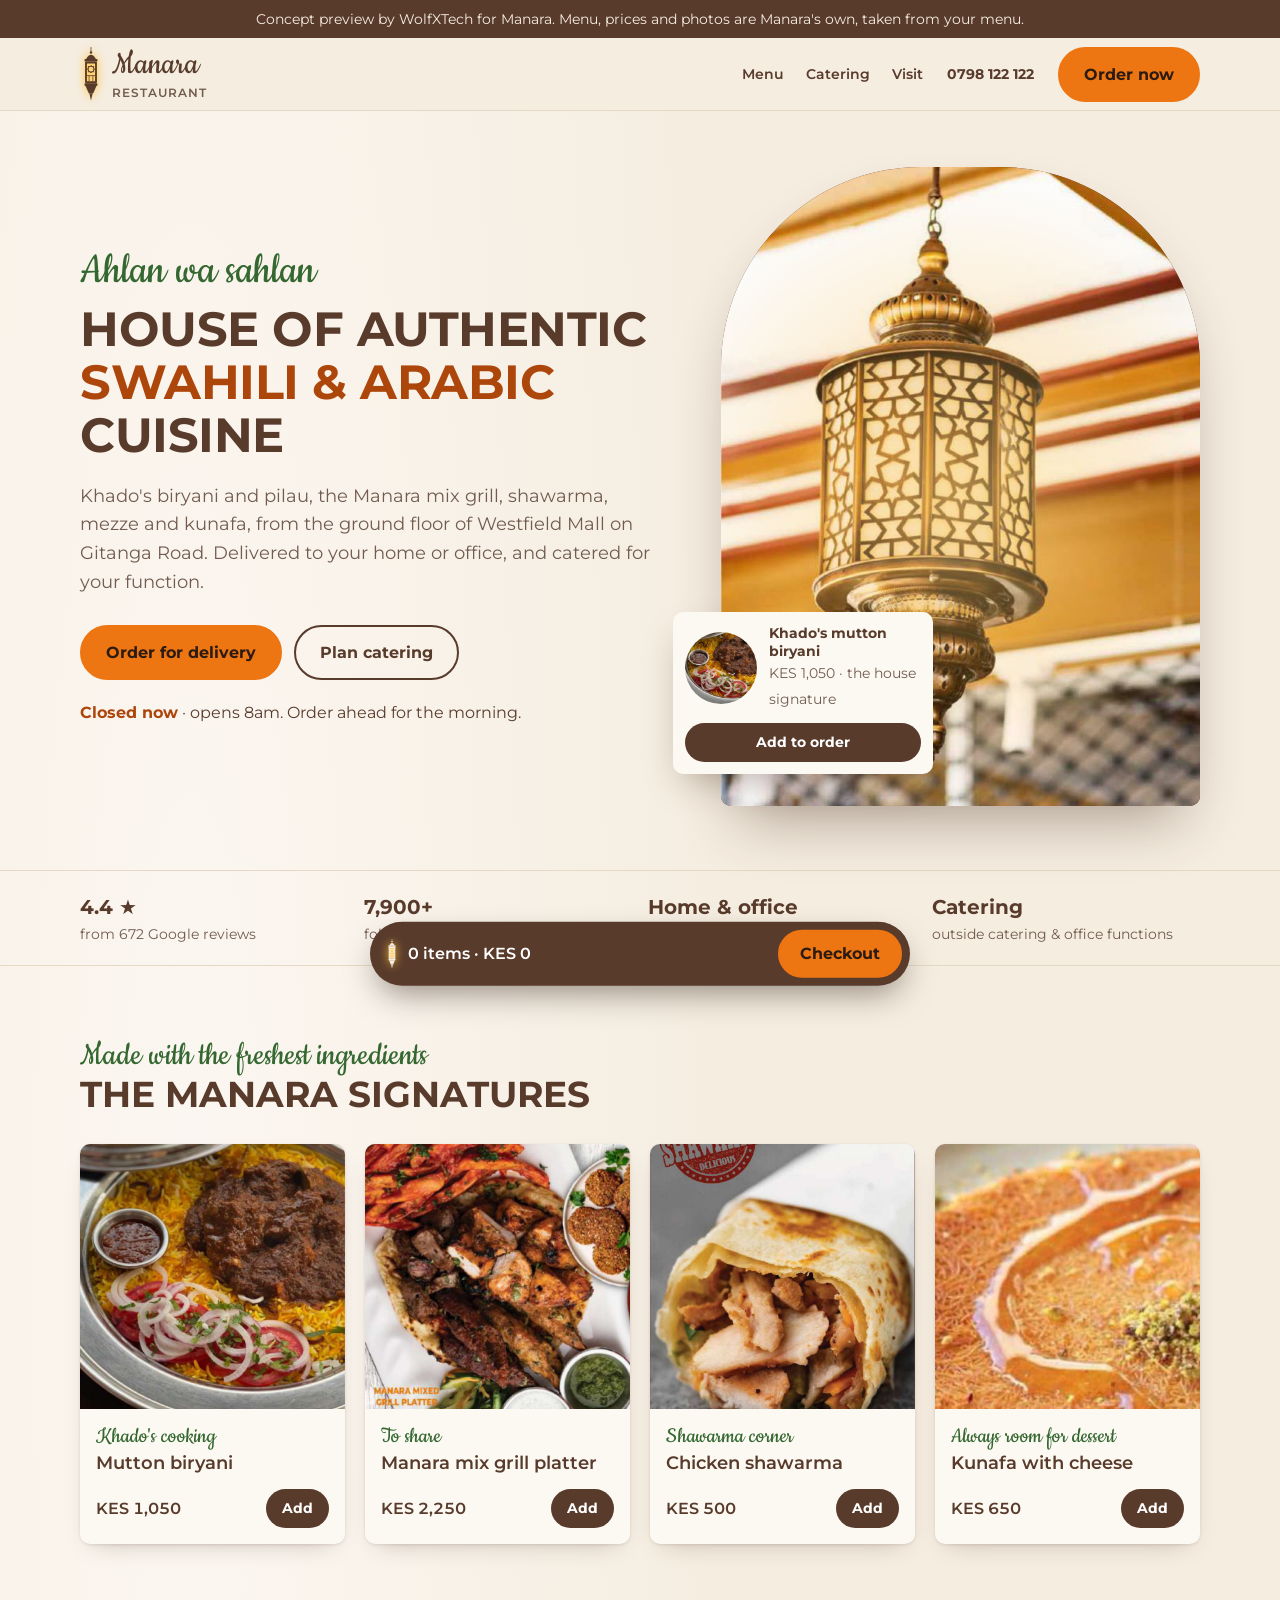
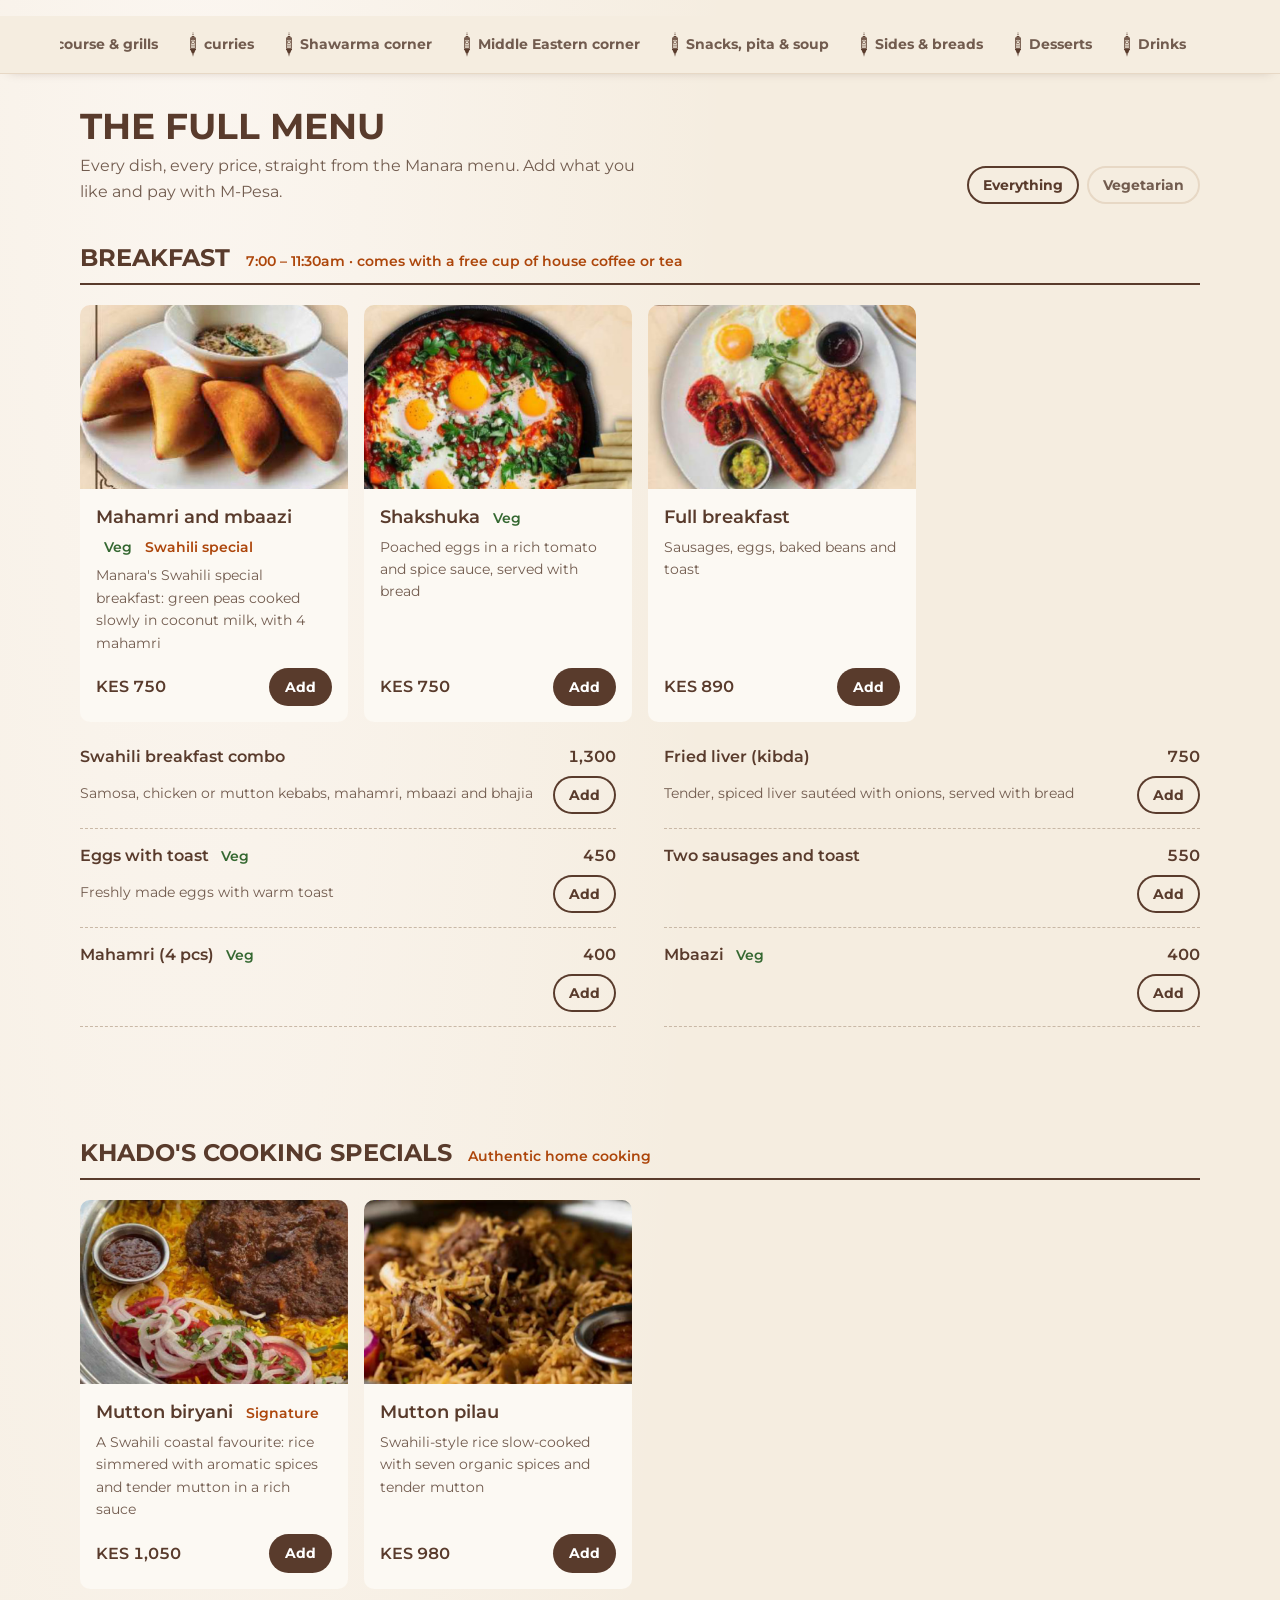
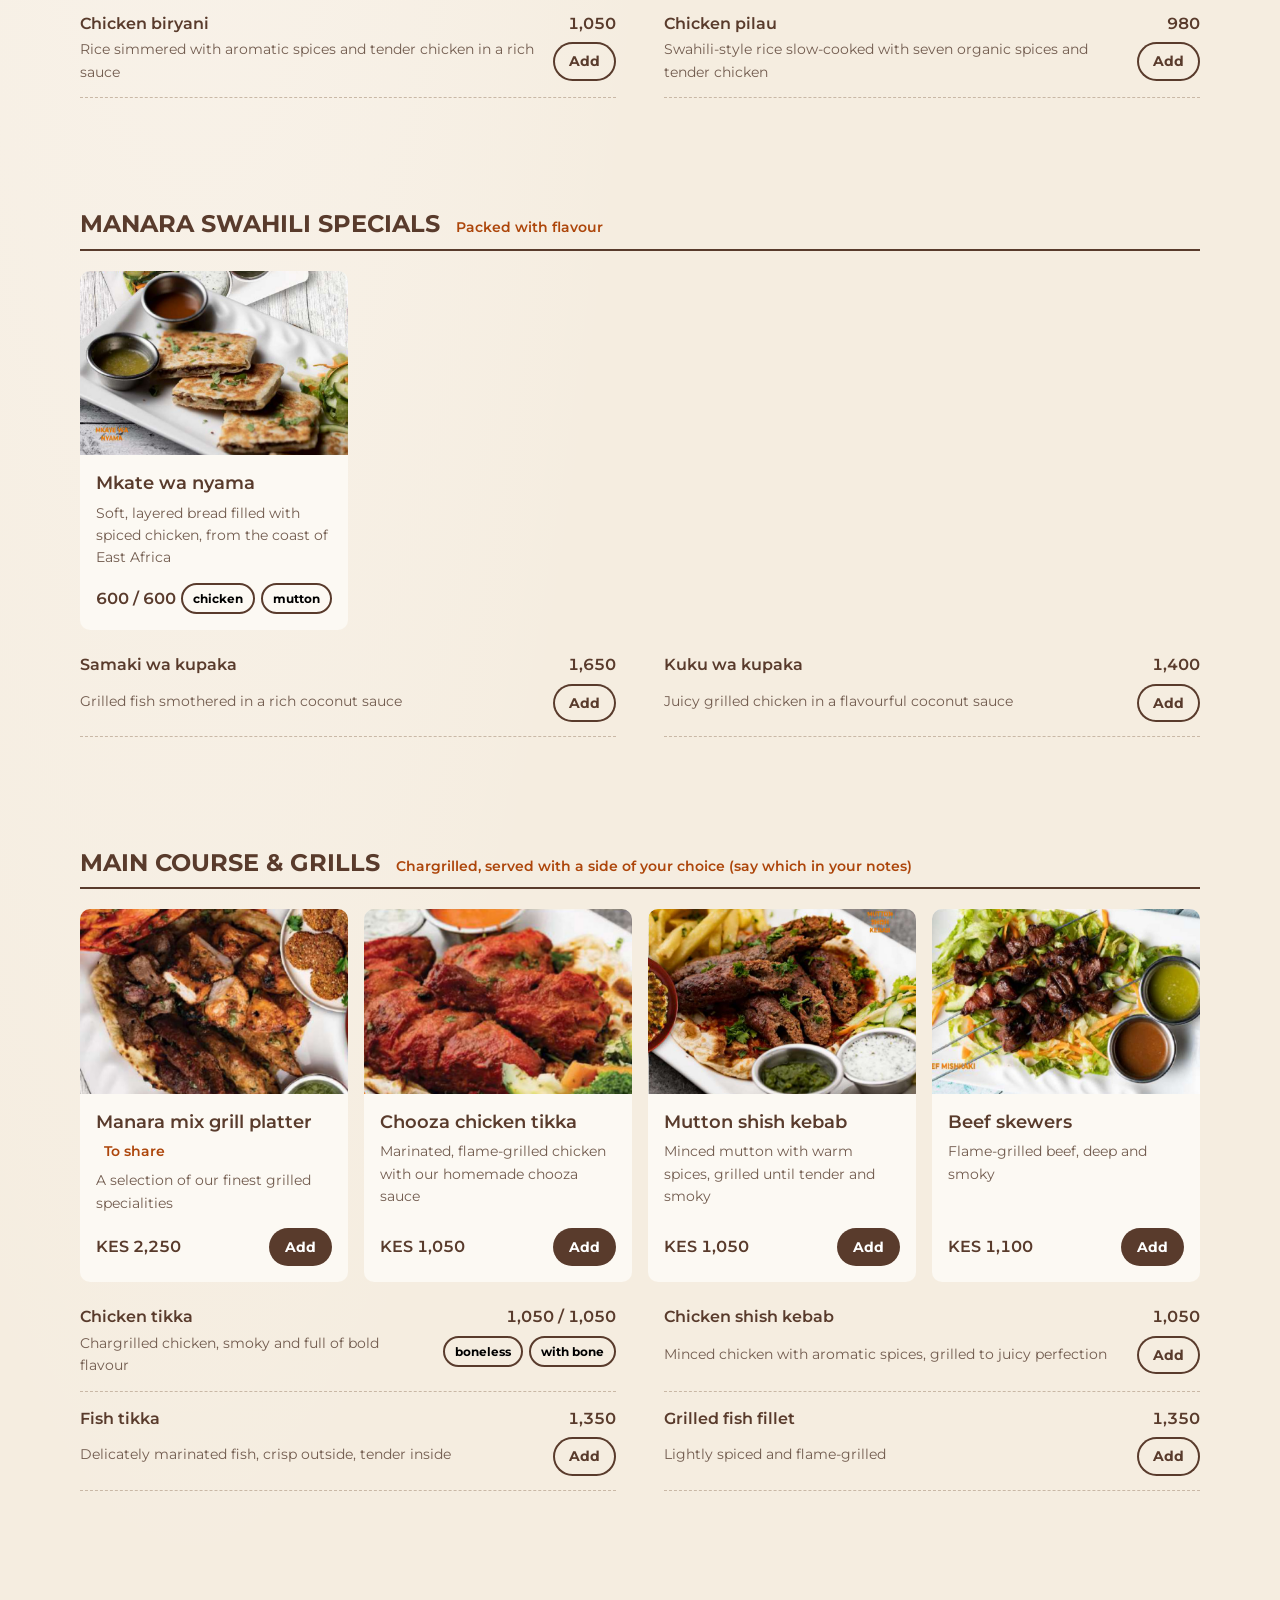
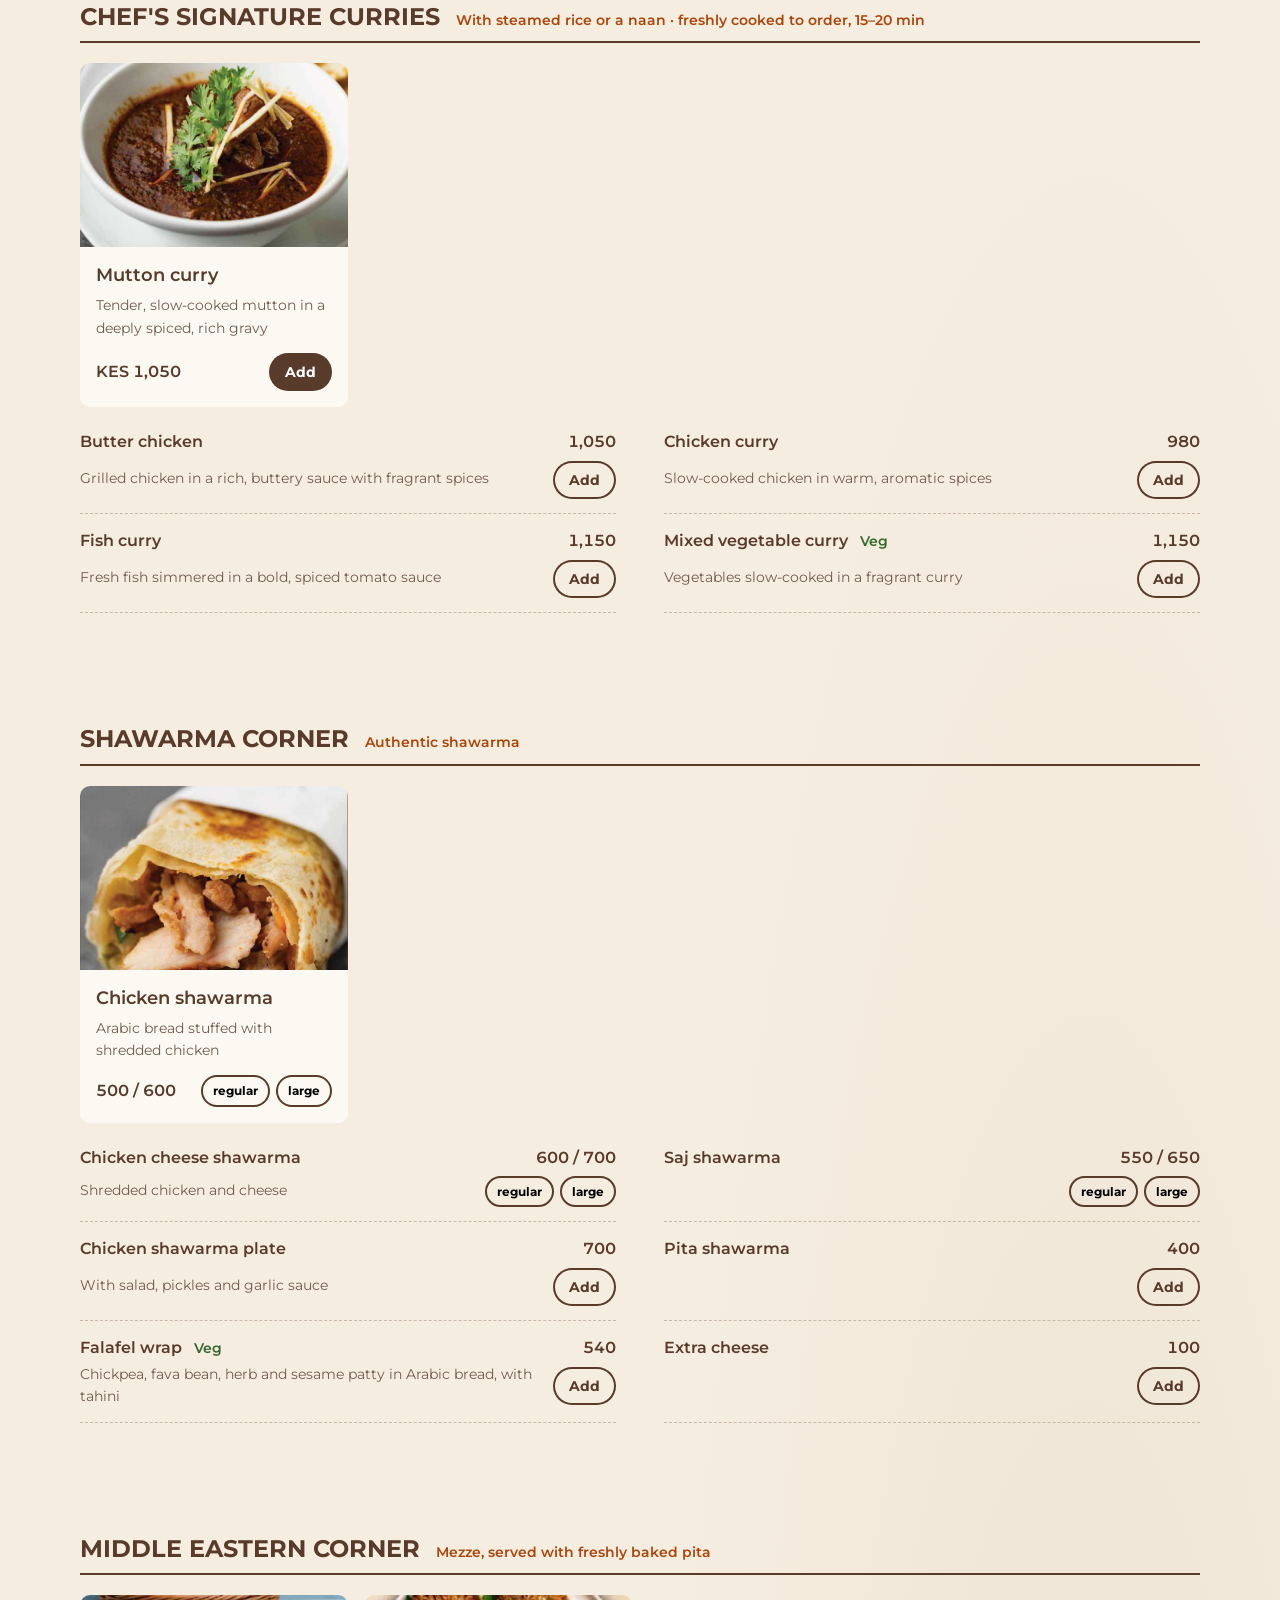
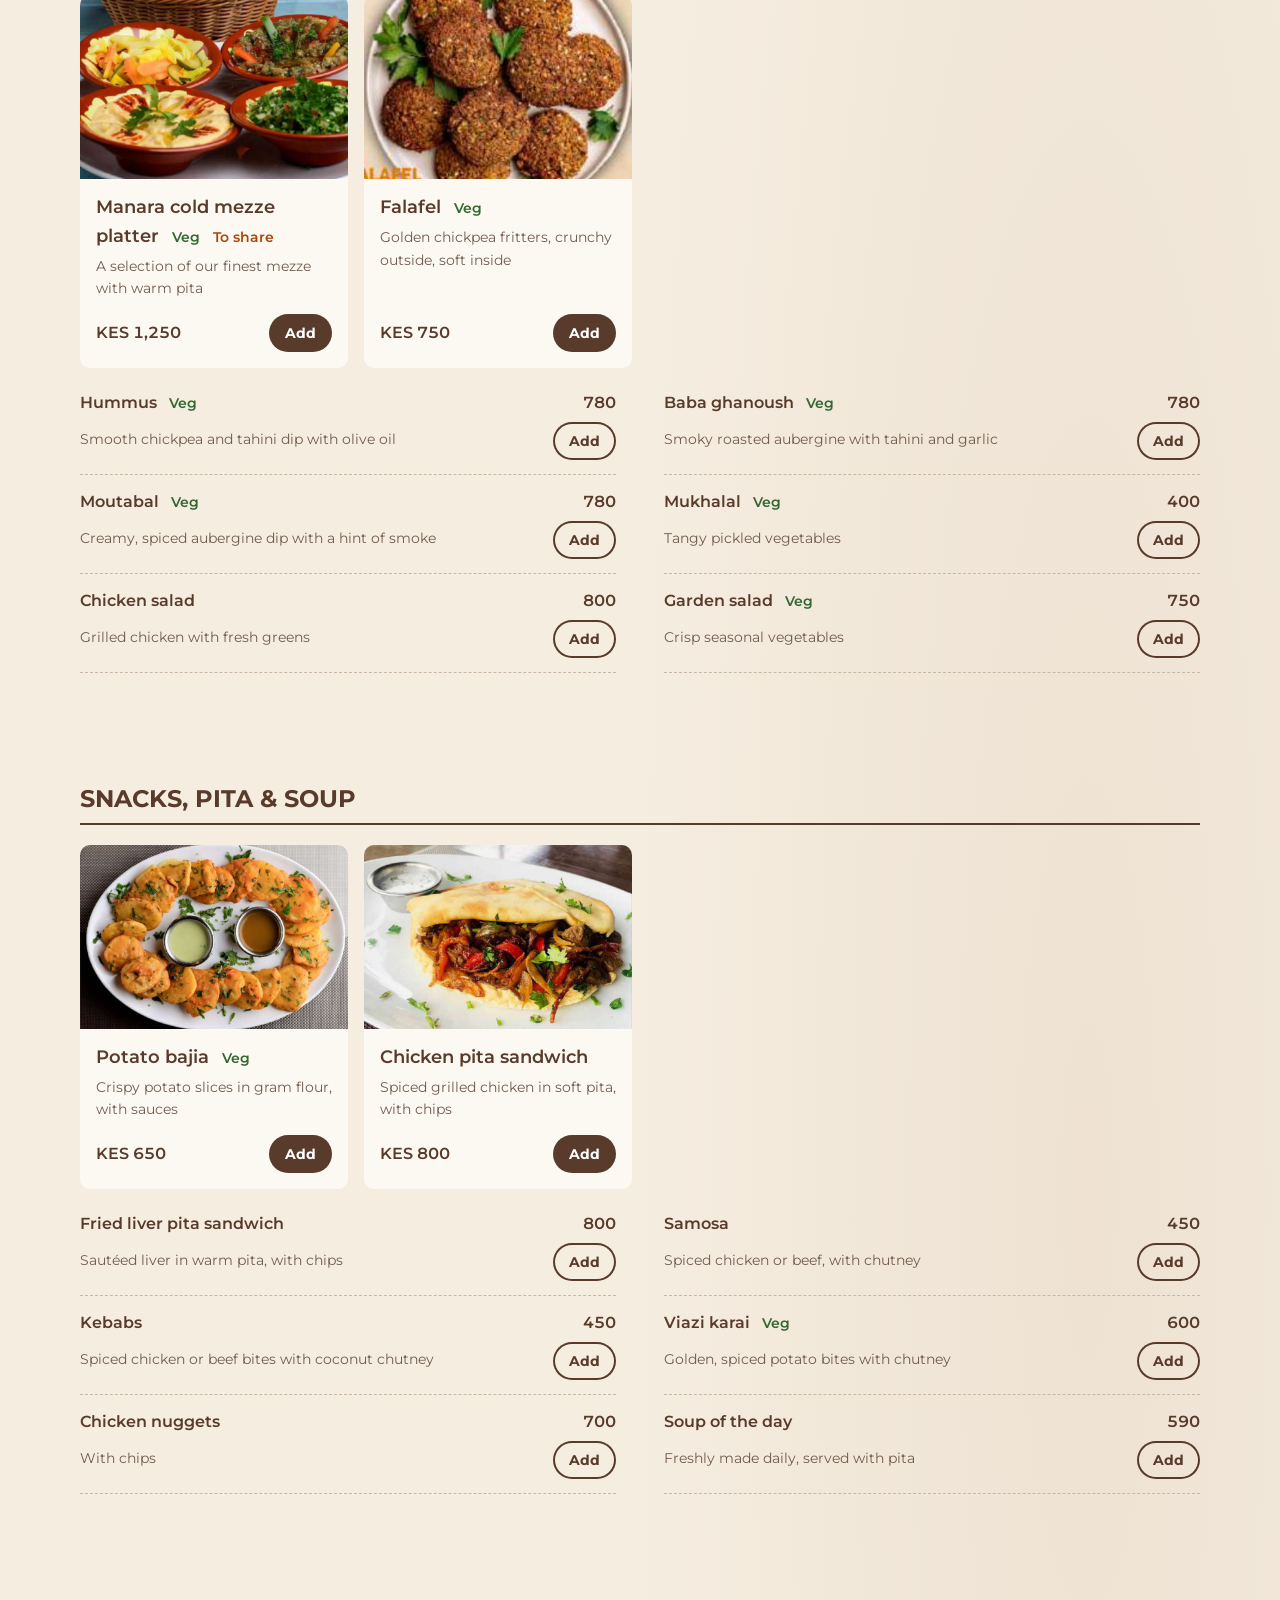
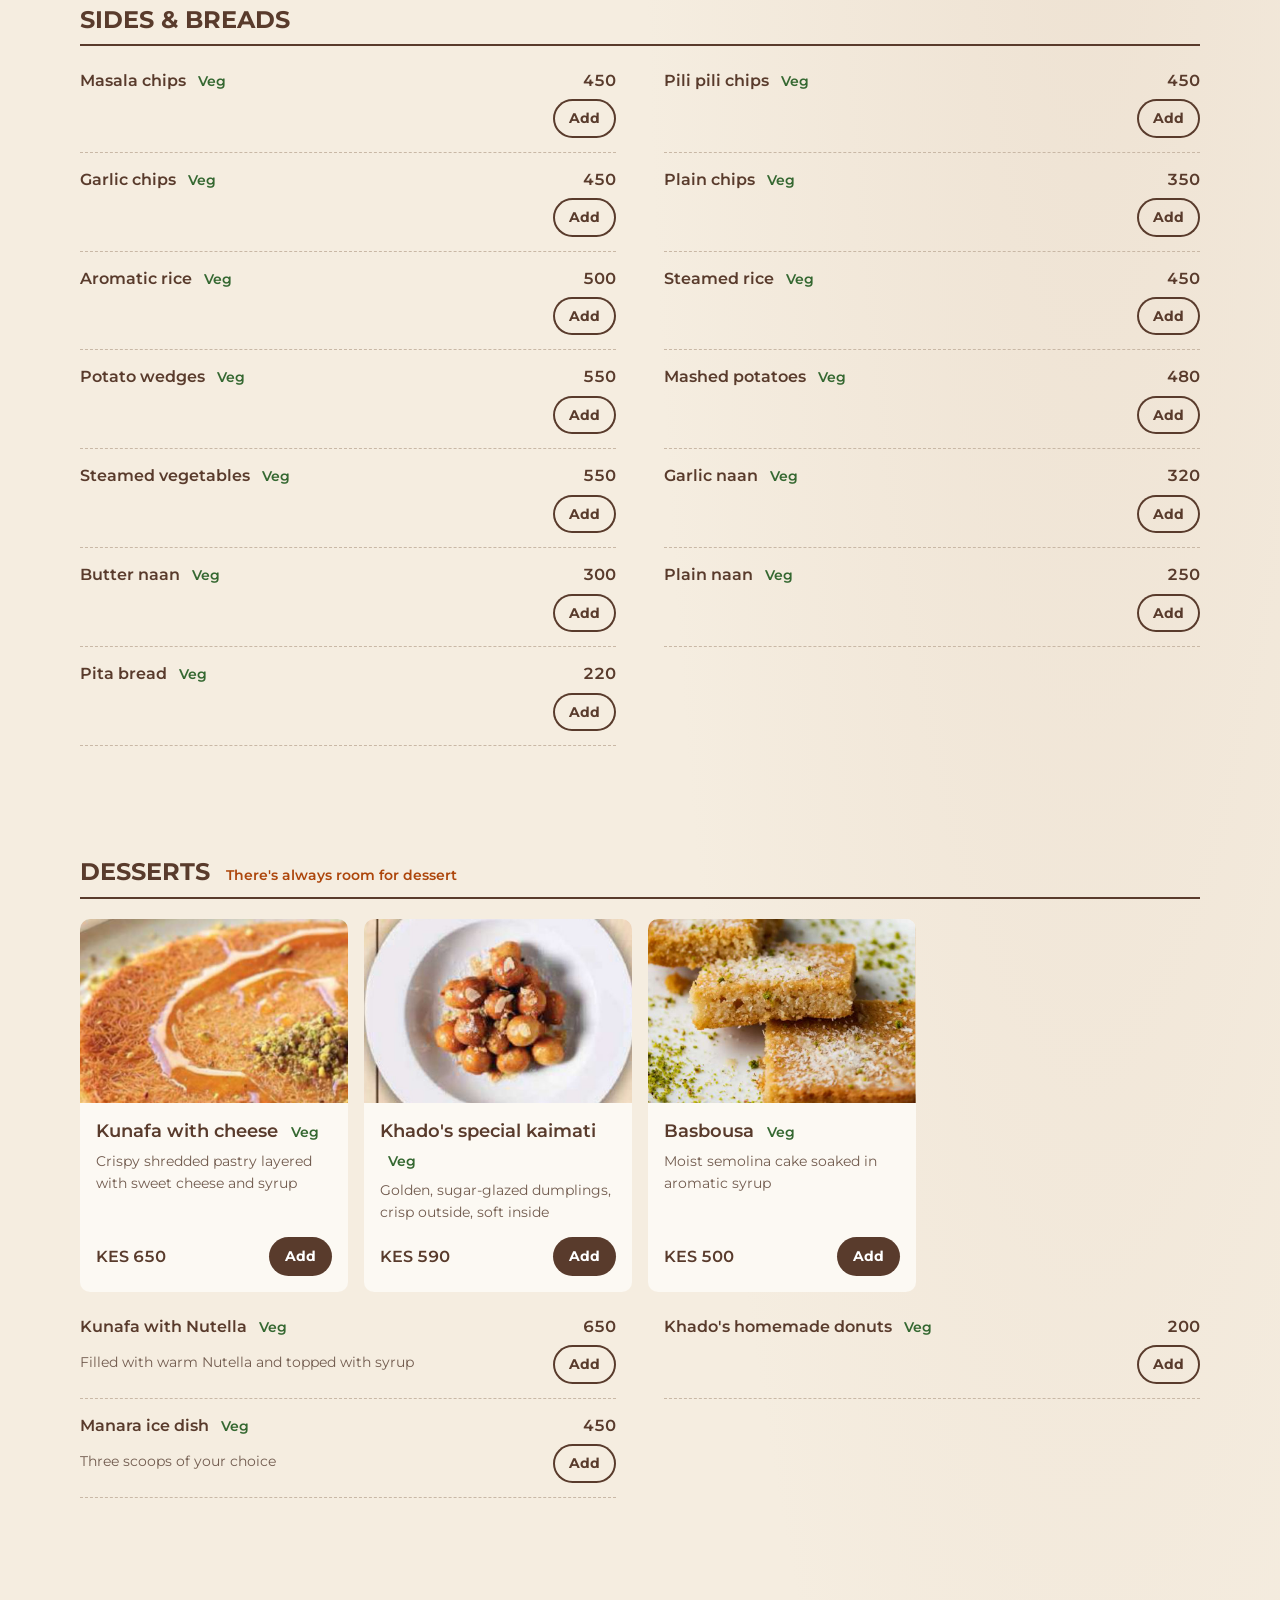
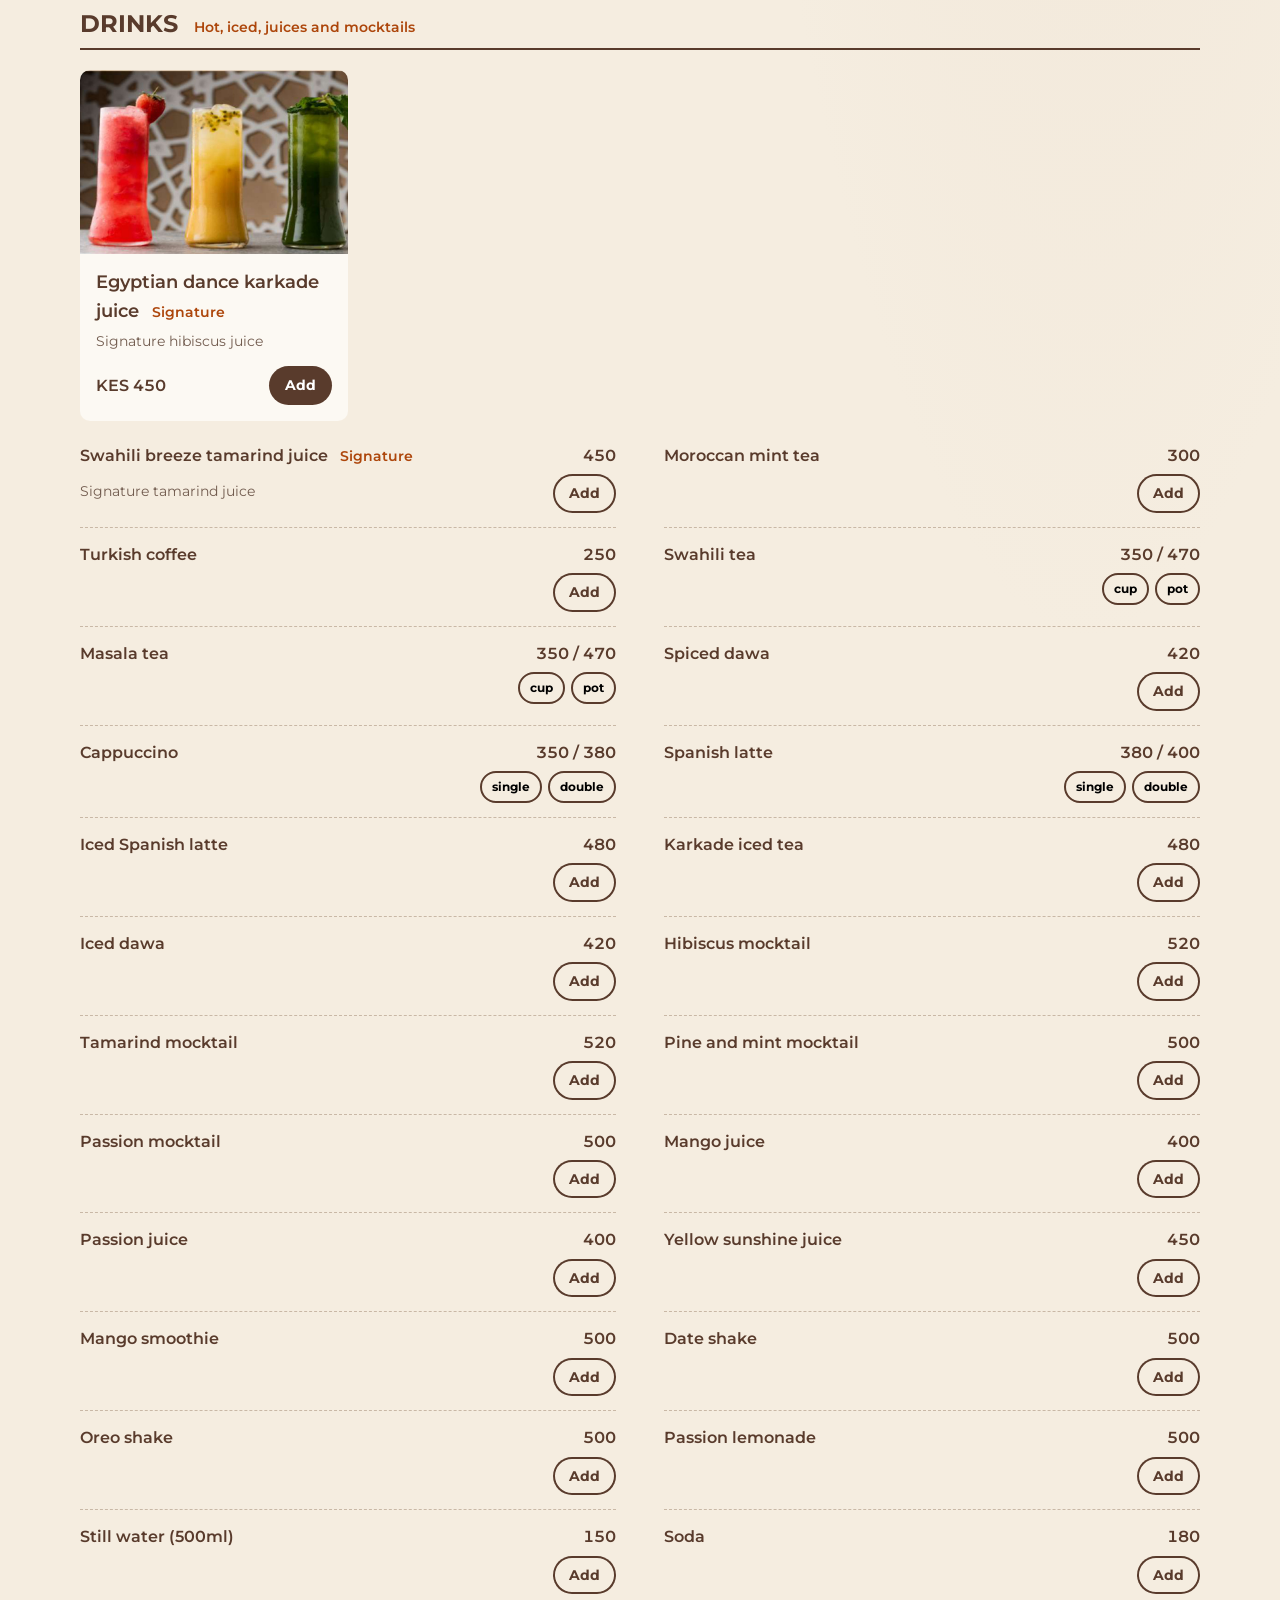
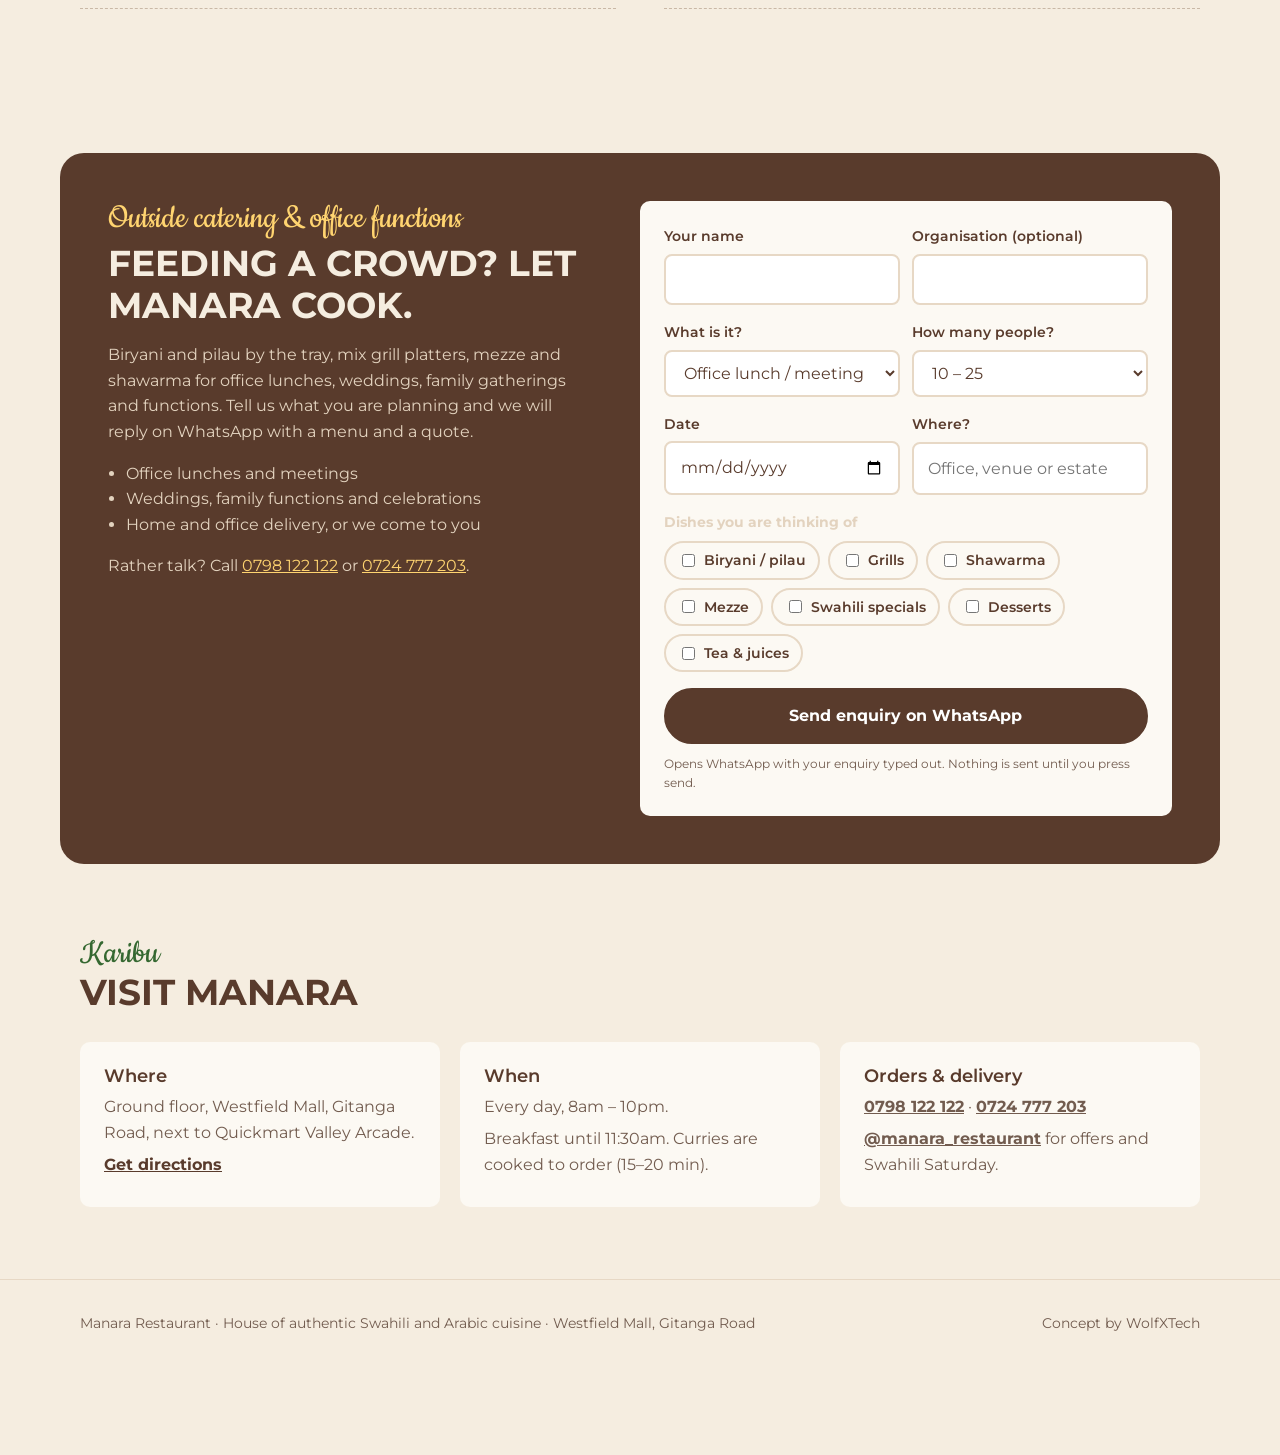
<file: index.html>
<!doctype html>
<html lang="en">
<head>
<meta name="robots" content="noindex, nofollow">
<meta charset="utf-8"><meta name="viewport" content="width=device-width, initial-scale=1">
<title>Manara Restaurant | Authentic Swahili &amp; Arabic Food, Westfield Mall, Gitanga Road</title>
<meta name="description" content="House of authentic Swahili and Arabic cuisine: biryani and pilau, mix grill platters, shawarma, mezze, kunafa and Swahili tea. Ground floor, Westfield Mall, Gitanga Road, Nairobi. Home and office delivery, catering and office functions. Order online with M-Pesa.">
<meta name="theme-color" content="#5a3a2a">
<link rel="preconnect" href="https://fonts.googleapis.com"><link rel="preconnect" href="https://fonts.gstatic.com" crossorigin>
<link href="https://fonts.googleapis.com/css2?family=Cookie&family=Montserrat:wght@500;600;700;800&display=swap" rel="stylesheet">
<link rel="stylesheet" href="lantern.css?v=2">
<script type="application/ld+json">{"@context":"https://schema.org","@type":"Restaurant","name":"Manara Restaurant","slogan":"House of authentic Swahili and Arabic cuisine","servesCuisine":["Swahili","Arabic","Middle Eastern"],"telephone":"+254798122122","address":{"@type":"PostalAddress","streetAddress":"Ground floor, Westfield Mall, Gitanga Road","addressLocality":"Nairobi","addressCountry":"KE"},"openingHours":"Mo-Su 08:00-22:00","aggregateRating":{"@type":"AggregateRating","ratingValue":4.4,"reviewCount":672},"sameAs":["https://www.instagram.com/manara_restaurant/","https://www.facebook.com/manararestaurantkenya"]}</script>
</head>
<body>
<svg width="0" height="0" style="position:absolute" aria-hidden="true">
  <!-- Manara's brass lantern, redrawn as a vector from their logo. The window colour is --win, so it can light up. -->
  <symbol id="lamp" viewBox="0 0 40 100">
    <g fill="currentColor">
      <rect x="19.3" y="0" width="1.4" height="9"/><circle cx="20" cy="10" r="2.3"/>
      <path d="M11 22 Q20 7 29 22 Z"/><rect x="8" y="22" width="24" height="5" rx="1.5"/>
      <rect x="9" y="27" width="22" height="40" rx="1.5"/>
      <rect x="8" y="67" width="24" height="5" rx="1.5"/>
      <path d="M10 72 H30 L24 86 H16 Z"/><path d="M17 86 H23 L20 99 Z"/>
    </g>
    <rect x="12.5" y="30.5" width="15" height="33" rx="1" fill="var(--win)"/>
    <g fill="none" stroke="currentColor" stroke-width="1.4">
      <rect x="15" y="36" width="10" height="10"/><rect x="15" y="36" width="10" height="10" transform="rotate(45 20 41)"/>
      <path d="M12.5 53 H27.5 M16.5 53 V63.5 M23.5 53 V63.5"/>
    </g>
  </symbol>
</svg>
<div class="concept">Concept preview by WolfXTech for Manara. Menu, prices and photos are Manara's own, taken from your menu.</div>

<header class="top"><div class="wrap">
  <a class="brand" href="#top" aria-label="Manara Restaurant, home"><svg class="lantern lit" aria-hidden="true"><use href="#lamp"/></svg><span><b>Manara</b><small>Restaurant</small></span></a>
  <nav class="links" aria-label="Sections"><a href="#menu">Menu</a><a href="#catering">Catering</a><a href="#visit">Visit</a></nav>
  <a class="phone" href="tel:+254798122122">0798 122 122</a>
  <a class="btn btn-orange" href="#menu">Order now</a>
</div></header>

<main id="top">
  <div class="wrap hero">
    <div>
      <span class="script">Ahlan wa sahlan</span>
      <h1>House of authentic <span>Swahili &amp; Arabic</span> cuisine</h1>
      <p class="lede">Khado's biryani and pilau, the Manara mix grill, shawarma, mezze and kunafa, from the ground floor of Westfield Mall on Gitanga Road. Delivered to your home or office, and catered for your function.</p>
      <div class="ctas"><a class="btn btn-orange" href="#menu">Order for delivery</a><a class="btn" href="#catering">Plan catering</a></div>
      <p class="status" id="status"></p>
    </div>
    <div class="stage" id="stage">
      <div class="photo"><img src="img/lantern.jpg" alt="A brass Arabic lantern hanging at Manara" width="895" height="1273"></div>
      <div class="float">
        <img src="img/biryani.jpg" alt="" width="903" height="1122">
        <div><b>Khado's mutton biryani</b><span>KES 1,050 · the house signature</span></div>
        <button class="add" type="button" data-add="mutton-biryani">Add to order</button>
      </div>
    </div>
  </div>

  <div class="proof"><div class="wrap">
    <div><b>4.4 ★</b>from 672 Google reviews</div>
    <div><b>7,900+</b>following on Instagram</div>
    <div><b>Home &amp; office</b>delivery across Nairobi</div>
    <div><b>Catering</b>outside catering &amp; office functions</div>
  </div></div>

  <section>
    <div class="wrap">
      <div class="sec-head"><div><span class="script">Made with the freshest ingredients</span><h2>The Manara signatures</h2></div></div>
      <div class="sigs" id="sigs"></div>
    </div>
  </section>

  <div id="menu">
    <nav class="menu-nav" aria-label="Menu sections"><div class="wrap" id="chips"></div></nav>
    <div class="wrap">
      <div class="sec-head" style="margin:32px 0 0"><div><h2>The full menu</h2><p>Every dish, every price, straight from the Manara menu. Add what you like and pay with M-Pesa.</p></div>
        <div class="filters" role="group" aria-label="Filter"><button type="button" data-diet="" aria-pressed="true">Everything</button><button type="button" data-diet="v" aria-pressed="false">Vegetarian</button></div></div>
      <div id="cats"></div>
    </div>
  </div>

  <section id="catering">
    <div class="wrap cater">
      <div>
        <span class="script">Outside catering &amp; office functions</span>
        <h2>Feeding a crowd? Let Manara cook.</h2>
        <p>Biryani and pilau by the tray, mix grill platters, mezze and shawarma for office lunches, weddings, family gatherings and functions. Tell us what you are planning and we will reply on WhatsApp with a menu and a quote.</p>
        <ul><li>Office lunches and meetings</li><li>Weddings, family functions and celebrations</li><li>Home and office delivery, or we come to you</li></ul>
        <p>Rather talk? Call <a href="tel:+254798122122" style="color:var(--glow)">0798 122 122</a> or <a href="tel:+254724777203" style="color:var(--glow)">0724 777 203</a>.</p>
      </div>
      <form id="caterf" novalidate>
        <div class="row2">
          <label class="field">Your name<input name="name" autocomplete="name"></label>
          <label class="field">Organisation (optional)<input name="org" autocomplete="organization"></label>
        </div>
        <div class="row2">
          <label class="field">What is it?<select name="kind"><option>Office lunch / meeting</option><option>Wedding</option><option>Family function</option><option>Celebration / party</option><option>Other</option></select></label>
          <label class="field">How many people?<select name="guests"><option>10 – 25</option><option>25 – 50</option><option>50 – 100</option><option>100 – 250</option><option>250+</option></select></label>
        </div>
        <div class="row2">
          <label class="field">Date<input name="date" type="date" id="cdate"></label>
          <label class="field">Where?<input name="where" placeholder="Office, venue or estate"></label>
        </div>
        <p style="font-weight:700;font-size:.875rem;margin:0 0 8px">Dishes you are thinking of</p>
        <div class="checks">
          <label><input type="checkbox" name="dish" value="Biryani / pilau trays"> Biryani / pilau</label>
          <label><input type="checkbox" name="dish" value="Mix grill platters"> Grills</label>
          <label><input type="checkbox" name="dish" value="Shawarma"> Shawarma</label>
          <label><input type="checkbox" name="dish" value="Mezze"> Mezze</label>
          <label><input type="checkbox" name="dish" value="Swahili specials"> Swahili specials</label>
          <label><input type="checkbox" name="dish" value="Desserts (kunafa, kaimati, basbousa)"> Desserts</label>
          <label><input type="checkbox" name="dish" value="Swahili tea & juices"> Tea &amp; juices</label>
        </div>
        <p class="err" id="cerr" hidden></p>
        <button class="btn btn-choc" type="submit" style="width:100%">Send enquiry on WhatsApp</button>
        <p style="font-size:.75rem;color:var(--muted);margin:10px 0 0">Opens WhatsApp with your enquiry typed out. Nothing is sent until you press send.</p>
      </form>
    </div>
  </section>

  <section id="visit" style="padding-top:0">
    <div class="wrap">
      <div class="sec-head"><div><span class="script">Karibu</span><h2>Visit Manara</h2></div></div>
      <div class="visit">
        <div><h3>Where</h3><p>Ground floor, Westfield Mall, Gitanga Road, next to Quickmart Valley Arcade.</p><a target="_blank" rel="noopener" href="https://www.google.com/maps/search/?api=1&amp;query=Manara+Restaurant+Westfield+Mall+Gitanga+Road">Get directions</a></div>
        <div><h3>When</h3><p>Every day, 8am – 10pm.</p><p>Breakfast until 11:30am. Curries are cooked to order (15–20 min).</p></div>
        <div><h3>Orders &amp; delivery</h3><p><a href="tel:+254798122122">0798 122 122</a> · <a href="tel:+254724777203">0724 777 203</a></p><p><a href="https://www.instagram.com/manara_restaurant/" target="_blank" rel="noopener">@manara_restaurant</a> for offers and Swahili Saturday.</p></div>
      </div>
    </div>
  </section>
</main>

<footer><div class="wrap">
  <span>Manara Restaurant · House of authentic Swahili and Arabic cuisine · Westfield Mall, Gitanga Road</span>
  <span>Concept by WolfXTech</span>
</div></footer>
<div class="bag" id="bag" role="status"><span class="who"><svg class="lantern lit" aria-hidden="true"><use href="#lamp"/></svg><span id="bagText"></span></span><a class="btn btn-orange" href="order.html" style="padding:9px 20px">Checkout</a></div>

<script src="kit.js"></script>
<script>
  const lamp = (lit = false) => `<svg class="lantern${lit ? ' lit' : ''}" aria-hidden="true"><use href="#lamp"/></svg>`;
  const now = Kit.nairobiNow(), h = now.getHours();
  const open = h >= 8 && h < 22, st = document.getElementById('status');
  st.innerHTML = open ? `<b>Open now</b> until 10pm · delivering to homes and offices` : `<b>Closed now</b> · opens 8am. Order ahead for the morning.`;
  st.classList.toggle('shut', !open);
  requestAnimationFrame(() => setTimeout(() => document.getElementById('stage').classList.add('on'), 250));

  const b = Kit.basket('mn-order'); let data, diet = '';
  const SIGS = [['mutton-biryani', "Khado's cooking"], ['mix-grill', 'To share'], ['shawarma-r', 'Shawarma corner'], ['kunafa-cheese', 'Always room for dessert']];
  const fmtP = p => `KES ${Kit.fmt(p)}`;

  // "Name (variant)" items that share a base name become one row with a button per variant
  function group(items) {
    const out = [], by = {};
    items.forEach(it => {
      const m = it.name.match(/^(.*) \(([^)]+)\)$/);
      const twins = m && items.filter(x => x.name.startsWith(m[1] + ' (')).length > 1;
      if (!twins) { out.push({ single: it }); return; }
      if (!by[m[1]]) out.push(by[m[1]] = { base: m[1], first: it, vars: [] });
      by[m[1]].vars.push({ id: it.id, label: m[2], price: it.price });
    });
    return out;
  }
  const tags = it => (it.diet === 'v' ? ' <span class="tag v">Veg</span>' : '') + (it.tag ? ` <span class="tag">${Kit.esc(it.tag)}</span>` : '');
  function card(g) {
    const it = g.single || g.first;
    const name = g.single ? it.name : g.base;
    const buy = g.single ? `<span class="price">${fmtP(it.price)}</span><button class="add" type="button" data-add="${it.id}">Add</button>`
      : `<span class="price">${g.vars.map(v => Kit.fmt(v.price)).join(' / ')}</span><span class="opts">${g.vars.map(v => `<button type="button" data-add="${v.id}" aria-label="Add ${Kit.esc(name)}, ${Kit.esc(v.label)}">${Kit.esc(v.label)}</button>`).join('')}</span>`;
    return `<article class="pic"><img src="img/${it.img}.jpg" alt="${Kit.esc(name)}" loading="lazy"><div class="body"><h4>${Kit.esc(name)}${tags(it)}</h4><p>${Kit.esc(it.desc || '')}</p><div class="row">${buy}</div></div></article>`;
  }
  function row(g) {
    const it = g.single || g.first, name = g.single ? it.name : g.base;
    const end = g.single ? `<span class="price">${Kit.fmt(it.price)}</span><button class="add alt" type="button" data-add="${it.id}">Add</button>`
      : `<span class="price">${g.vars.map(v => Kit.fmt(v.price)).join(' / ')}</span><span class="opts">${g.vars.map(v => `<button type="button" data-add="${v.id}" aria-label="Add ${Kit.esc(name)}, ${Kit.esc(v.label)}">${Kit.esc(v.label)}</button>`).join('')}</span>`;
    return `<div class="item"><h4>${Kit.esc(name)}${tags(it)}</h4><div class="end">${end}</div>${it.desc ? `<p>${Kit.esc(it.desc)}</p>` : ''}</div>`;
  }
  function renderMenu() {
    document.getElementById('cats').innerHTML = data.categories.map(c => {
      const gs = group(c.items.filter(it => !diet || it.diet === diet));
      if (!gs.length) return '';
      const pics = gs.filter(g => (g.single || g.first).img), rest = gs.filter(g => !(g.single || g.first).img);
      return `<section class="cat" id="c-${c.key}" data-key="${c.key}"><div class="cat-head"><h3>${Kit.esc(c.name)}</h3>${c.when ? `<p>${Kit.esc(c.when)}</p>` : ''}</div>`
        + (pics.length ? `<div class="pics">${pics.map(card).join('')}</div>` : '') + (rest.length ? `<div class="rows">${rest.map(row).join('')}</div>` : '') + '</section>';
    }).join('');
    watch();
  }
  // The lantern beside the section you are reading lights up. Built to stay calm:
  //  - section positions are measured once (and on resize), so scrolling never forces layout
  //  - a reading line a third of the way down, with a little slack, so the light never flickers at a boundary
  //  - the chip bar only slides when the lit chip would be off-screen
  //  - tapping a chip lights it at once and holds it until the page arrives, instead of flashing through every section
  let tops = [], litKey = null, hold = null, holdTimer, ticking = false;
  const SLACK = 24;
  const barH = () => document.querySelector('header.top').offsetHeight + document.querySelector('.menu-nav').offsetHeight;
  function measure() { tops = [...document.querySelectorAll('.cat')].map(s => ({ key: s.dataset.key, y: s.getBoundingClientRect().top + scrollY })); }
  function setLit(key) {
    if (key === litKey) return;
    litKey = key;
    const bar = document.getElementById('chips');
    bar.querySelectorAll('a').forEach(a => {
      const on = a.dataset.key === key; a.classList.toggle('lit', on);
      if (on && (a.offsetLeft < bar.scrollLeft || a.offsetLeft + a.offsetWidth > bar.scrollLeft + bar.clientWidth)) bar.scrollTo({ left: Math.max(0, a.offsetLeft - 16), behavior: 'smooth' });
    });
  }
  function light() {
    ticking = false;
    if (hold) return;
    const line = scrollY + barH() + innerHeight * 0.3;
    let want = -1;
    tops.forEach((t, i) => { if (line >= t.y) want = i; });
    const cur = tops.findIndex(t => t.key === litKey);
    // slack: moving down needs the line well past the next top; moving up needs it well above this top
    if (cur >= 0 && want > cur && line < tops[cur + 1].y + SLACK) return;
    if (cur >= 0 && want < cur && line > tops[cur].y - SLACK) return;
    setLit(want >= 0 ? tops[want].key : null);
  }
  addEventListener('scroll', () => { if (!ticking) { ticking = true; requestAnimationFrame(light); } }, { passive: true });
  addEventListener('resize', () => { measure(); light(); });
  const release = () => { hold = null; clearTimeout(holdTimer); light(); };
  addEventListener('scrollend', release);
  ['wheel', 'touchstart', 'keydown'].forEach(ev => addEventListener(ev, () => { if (hold) release(); }, { passive: true }));
  document.addEventListener('click', e => {
    const a = e.target.closest('#chips a'); if (!a) return;
    e.preventDefault();
    const t = tops.find(x => x.key === a.dataset.key); if (!t) return;
    hold = a.dataset.key; setLit(hold);
    scrollTo({ top: t.y - barH() + 1, behavior: 'smooth' });
    clearTimeout(holdTimer); holdTimer = setTimeout(release, 1500);
  });
  function watch() { measure(); litKey = null; light(); }
  // images load in and push sections down, so re-measure when they do
  document.addEventListener('load', e => { if (e.target.tagName === 'IMG') measure(); }, true);
  function bag() { const t = Kit.totals(b, data.items); document.getElementById('bagText').textContent = `${t.count} item${t.count === 1 ? '' : 's'} · KES ${Kit.fmt(t.total)}`; document.getElementById('bag').classList.toggle('show', t.count > 0); }

  document.addEventListener('click', e => {
    const a = e.target.closest('[data-add]'); if (a) { b.add(a.dataset.add); bag(); const was = a.textContent; a.textContent = 'Added'; setTimeout(() => a.textContent = was, 900); }
    const d = e.target.closest('[data-diet]'); if (d) { diet = d.dataset.diet; document.querySelectorAll('[data-diet]').forEach(x => x.setAttribute('aria-pressed', x === d)); renderMenu(); }
  });

  // catering enquiry, typed out for WhatsApp
  const cd = document.getElementById('cdate');
  cd.min = `${now.getFullYear()}-${String(now.getMonth() + 1).padStart(2, '0')}-${String(now.getDate()).padStart(2, '0')}`;
  document.getElementById('caterf').addEventListener('submit', e => {
    e.preventDefault(); const f = new FormData(e.target), err = document.getElementById('cerr');
    if (!String(f.get('name')).trim()) { err.textContent = 'Add your name so we know who to reply to.'; err.hidden = false; return; }
    err.hidden = true;
    const when = f.get('date') ? new Date(f.get('date') + 'T12:00').toLocaleDateString('en-KE', { weekday: 'long', day: 'numeric', month: 'long' }) : 'date to confirm';
    const msg = `Hi Manara, I'd like a catering quote.\nName: ${f.get('name')}${f.get('org') ? ` (${f.get('org')})` : ''}\nEvent: ${f.get('kind')}\nPeople: ${f.get('guests')}\nWhen: ${when}\nWhere: ${f.get('where') || 'to confirm'}\nThinking of: ${f.getAll('dish').join(', ') || 'open to suggestions'}`;
    window.open('https://wa.me/254798122122?text=' + encodeURIComponent(msg), '_blank', 'noopener');
  });

  Kit.menu().then(d => {
    data = d;
    document.getElementById('chips').innerHTML = d.categories.map(c => `<a href="#c-${c.key}" data-key="${c.key}">${lamp()}${Kit.esc(c.name.replace("Manara ", '').replace('Chef\'s signature ', ''))}</a>`).join('');
    document.getElementById('sigs').innerHTML = SIGS.map(([id, who]) => { const it = d.items[id]; return `<article class="sig"><img src="img/${it.img}.jpg" alt="${Kit.esc(it.name)}" loading="lazy"><div class="body"><span class="who">${who}</span><h3>${Kit.esc(it.name.replace(' (regular)', ''))}</h3><div class="row"><span class="price">${fmtP(it.price)}</span><button class="add" type="button" data-add="${id}">Add</button></div></div></article>`; }).join('');
    renderMenu(); bag();
  });
</script>
</body>
</html>
</file>
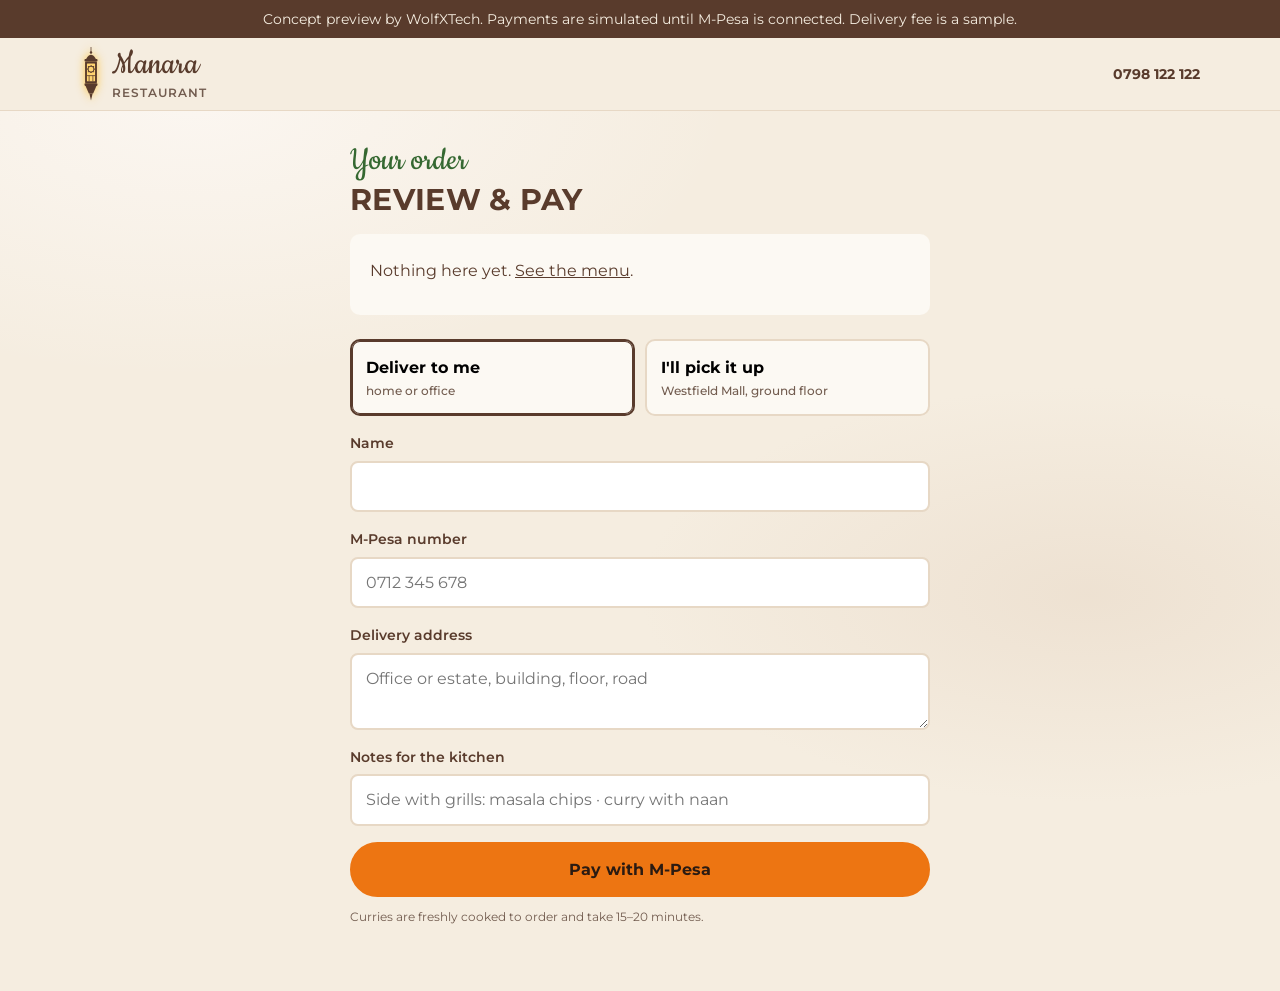
<file: order.html>
<!doctype html>
<html lang="en">
<head>
<meta charset="utf-8"><meta name="viewport" content="width=device-width, initial-scale=1">
<title>Your Order | Manara Restaurant</title><meta name="robots" content="noindex"><meta name="theme-color" content="#5a3a2a">
<link rel="preconnect" href="https://fonts.googleapis.com"><link rel="preconnect" href="https://fonts.gstatic.com" crossorigin>
<link href="https://fonts.googleapis.com/css2?family=Cookie&family=Montserrat:wght@500;600;700;800&display=swap" rel="stylesheet">
<link rel="stylesheet" href="lantern.css?v=2">
<style>
  main { max-width: 620px; margin: 0 auto; padding: 32px 20px 64px; }
  .box { background: var(--card); border-radius: var(--r); padding: 8px 20px 16px; }
  .ln { display: grid; grid-template-columns: 1fr auto auto; gap: 12px; align-items: center; padding: 14px 0; border-bottom: 1px dashed hsl(30 25% 72%); font-size:1rem; }
  .q button { width: 30px; height: 30px; border-radius: 50%; border: 2px solid var(--choc); background: transparent; cursor: pointer; font-weight: 800; }
  .seg { display: grid; grid-template-columns: 1fr 1fr; gap: 10px; margin: 24px 0 16px; }
  .seg button { padding: 14px; border: 2px solid var(--parch-deep); border-radius: var(--r); background: var(--card); cursor: pointer; font-weight: 700; text-align: left; }
  .seg button small { display: block; font-weight: 500; color: var(--muted); font-size: .75rem; }
  .seg button[aria-pressed="true"] { border-color: var(--choc); box-shadow: inset 0 0 0 1px var(--choc); }
</style>
</head>
<body>
<svg width="0" height="0" style="position:absolute" aria-hidden="true"><symbol id="lamp" viewBox="0 0 40 100"><g fill="currentColor"><rect x="19.3" y="0" width="1.4" height="9"/><circle cx="20" cy="10" r="2.3"/><path d="M11 22 Q20 7 29 22 Z"/><rect x="8" y="22" width="24" height="5" rx="1.5"/><rect x="9" y="27" width="22" height="40" rx="1.5"/><rect x="8" y="67" width="24" height="5" rx="1.5"/><path d="M10 72 H30 L24 86 H16 Z"/><path d="M17 86 H23 L20 99 Z"/></g><rect x="12.5" y="30.5" width="15" height="33" rx="1" fill="var(--win)"/><g fill="none" stroke="currentColor" stroke-width="1.4"><rect x="15" y="36" width="10" height="10"/><rect x="15" y="36" width="10" height="10" transform="rotate(45 20 41)"/><path d="M12.5 53 H27.5 M16.5 53 V63.5 M23.5 53 V63.5"/></g></symbol></svg>
<div class="concept">Concept preview by WolfXTech. Payments are simulated until M-Pesa is connected. Delivery fee is a sample.</div>
<header class="top"><div class="wrap"><a class="brand" href="index.html"><svg class="lantern lit" aria-hidden="true"><use href="#lamp"/></svg><span><b>Manara</b><small>Restaurant</small></span></a><a class="phone" href="tel:+254798122122" style="margin-left:auto">0798 122 122</a></div></header>
<main>
  <span class="script">Your order</span>
  <h1 class="caps" style="font-size:1.875rem;margin:4px 0 16px">Review &amp; pay</h1>
  <div class="box" id="lines"></div>
  <form id="f" novalidate>
    <div class="seg" role="group" aria-label="Delivery or pickup">
      <button type="button" data-way="delivery" aria-pressed="true">Deliver to me<small>home or office</small></button>
      <button type="button" data-way="pickup" aria-pressed="false">I'll pick it up<small>Westfield Mall, ground floor</small></button>
    </div>
    <label class="field">Name<input name="name" autocomplete="name"></label>
    <label class="field">M-Pesa number<input name="phone" inputmode="tel" autocomplete="tel" placeholder="0712 345 678"></label>
    <label class="field" id="addr">Delivery address<textarea name="address" rows="2" placeholder="Office or estate, building, floor, road"></textarea></label>
    <label class="field">Notes for the kitchen<input name="notes" placeholder="Side with grills: masala chips · curry with naan"></label>
    <p class="err" id="err" hidden></p>
    <button class="btn btn-orange" id="pay" type="submit" style="width:100%" disabled>Pay with M-Pesa</button>
    <p style="font-size:.75rem;color:var(--muted);margin:10px 0 0">Curries are freshly cooked to order and take 15–20 minutes.</p>
  </form>
</main>
<script src="kit.js"></script>
<script>
  const b = Kit.basket('mn-order'); let data, way = 'delivery';
  function render() {
    const t = Kit.totals(b, data.items, way, data.delivery_fee);
    document.getElementById('lines').innerHTML = t.lines.length ? t.lines.map(l => `<div class="ln"><b>${Kit.esc(l.name)}</b><span class="q"><button type="button" data-q="${Kit.esc(l.id)}" data-d="-1" aria-label="One less">−</button> ${l.qty} <button type="button" data-q="${Kit.esc(l.id)}" data-d="1" aria-label="One more">+</button></span><span>${Kit.fmt(l.line)}</span></div>`).join('')
      + (t.delivery ? `<p style="text-align:right;margin:12px 0 0;color:var(--muted)">Delivery ${Kit.fmt(t.delivery)}</p>` : '') + `<p style="text-align:right;font-weight:800;font-size:1.5rem;margin:6px 0 0">KES ${Kit.fmt(t.total)}</p>`
      : '<p>Nothing here yet. <a href="index.html#menu">See the menu</a>.</p>';
    const btn = document.getElementById('pay'); btn.disabled = !t.lines.length; btn.textContent = t.lines.length ? `Pay KES ${Kit.fmt(t.total)} with M-Pesa` : 'Pay with M-Pesa';
  }
  document.addEventListener('click', e => {
    const q = e.target.closest('[data-q]'); if (q) { b.add(q.dataset.q, +q.dataset.d); render(); }
    const w = e.target.closest('[data-way]'); if (w) { way = w.dataset.way; document.querySelectorAll('[data-way]').forEach(x => x.setAttribute('aria-pressed', x === w)); document.getElementById('addr').hidden = way !== 'delivery'; render(); }
  });
  document.getElementById('f').addEventListener('submit', async e => {
    e.preventDefault(); const f = new FormData(e.target), err = document.getElementById('err'), btn = document.getElementById('pay');
    err.hidden = true; btn.disabled = true; btn.textContent = 'Sending the M-Pesa prompt…';
    try { const o = await Kit.placeOrder(b, { name: f.get('name'), phone: f.get('phone'), fulfilment: way, address: f.get('address'), notes: f.get('notes') }); location.href = 'track.html?id=' + encodeURIComponent(o.id); }
    catch (ex) { err.textContent = ex.message; err.hidden = false; render(); }
  });
  Kit.menu().then(d => { data = d; render(); });
</script>
</body>
</html>
</file>
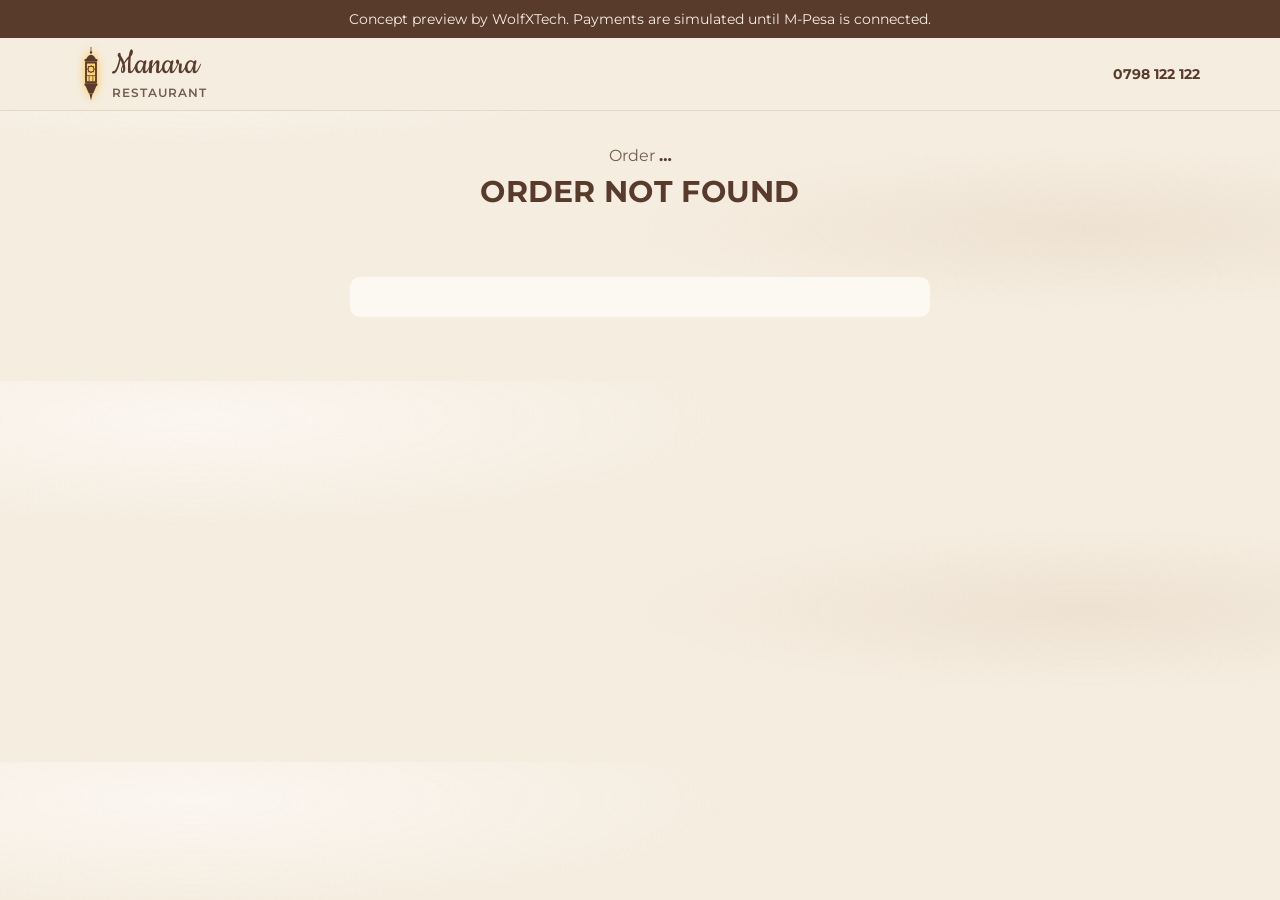
<file: track.html>
<!doctype html>
<html lang="en">
<head>
<meta charset="utf-8"><meta name="viewport" content="width=device-width, initial-scale=1">
<title>Your Order | Manara Restaurant</title><meta name="robots" content="noindex"><meta name="theme-color" content="#5a3a2a">
<link rel="preconnect" href="https://fonts.googleapis.com"><link rel="preconnect" href="https://fonts.gstatic.com" crossorigin>
<link href="https://fonts.googleapis.com/css2?family=Cookie&family=Montserrat:wght@500;600;700;800&display=swap" rel="stylesheet">
<link rel="stylesheet" href="lantern.css?v=2">
<style>
  main { max-width: 620px; margin: 0 auto; padding: 32px 20px 64px; text-align: center; }
  /* one brass lantern per step; each lights as the order reaches it */
  .row { display: grid; grid-template-columns: repeat(4, 1fr); gap: 8px; margin: 36px 0 8px; }
  .row div { display: grid; justify-items: center; gap: 10px; font-size:.875rem; font-weight: 700; color: var(--muted); }
  .row .lantern { width: 30px; height: 75px; opacity: .45; transition: opacity .6s, filter .6s; }
  .row .on { color: var(--choc); }
  .row .on .lantern { opacity: 1; --win: var(--glow); filter: drop-shadow(0 0 10px hsla(42, 100%, 60%, .95)); }
  .row .now .lantern { animation: flick 2.4s ease-in-out infinite; }
  @keyframes flick { 50% { filter: drop-shadow(0 0 4px hsla(42, 100%, 60%, .6)); } }
  .rc { background: var(--card); border-radius: var(--r); padding: 20px; margin-top: 32px; text-align: left; }
  .rc div { display: flex; justify-content: space-between; gap: 12px; }
</style>
</head>
<body>
<svg width="0" height="0" style="position:absolute" aria-hidden="true"><symbol id="lamp" viewBox="0 0 40 100"><g fill="currentColor"><rect x="19.3" y="0" width="1.4" height="9"/><circle cx="20" cy="10" r="2.3"/><path d="M11 22 Q20 7 29 22 Z"/><rect x="8" y="22" width="24" height="5" rx="1.5"/><rect x="9" y="27" width="22" height="40" rx="1.5"/><rect x="8" y="67" width="24" height="5" rx="1.5"/><path d="M10 72 H30 L24 86 H16 Z"/><path d="M17 86 H23 L20 99 Z"/></g><rect x="12.5" y="30.5" width="15" height="33" rx="1" fill="var(--win)"/><g fill="none" stroke="currentColor" stroke-width="1.4"><rect x="15" y="36" width="10" height="10"/><rect x="15" y="36" width="10" height="10" transform="rotate(45 20 41)"/><path d="M12.5 53 H27.5 M16.5 53 V63.5 M23.5 53 V63.5"/></g></symbol></svg>
<div class="concept">Concept preview by WolfXTech. Payments are simulated until M-Pesa is connected.</div>
<header class="top"><div class="wrap"><a class="brand" href="index.html"><svg class="lantern lit" aria-hidden="true"><use href="#lamp"/></svg><span><b>Manara</b><small>Restaurant</small></span></a><a class="phone" href="tel:+254798122122" style="margin-left:auto">0798 122 122</a></div></header>
<main aria-live="polite">
  <p style="margin:0;color:var(--muted)">Order <b id="no" style="color:var(--choc)">…</b></p>
  <h1 class="caps" id="title" style="font-size:1.875rem;margin-top:6px">One moment</h1>
  <p id="text"></p>
  <div id="act"></div>
  <div class="row" id="row"></div>
  <div class="rc" id="rc"></div>
</main>
<script src="kit.js"></script>
<script>
  const id = new URLSearchParams(location.search).get('id') || '';
  const COPY = {
    awaiting_payment: ['Check your phone', o => `Enter your M-Pesa PIN to pay KES ${Kit.fmt(o.total)}.`],
    payment_failed: ["Payment didn't go through", o => Kit.esc(o.payment_error || 'The prompt was cancelled or timed out.')],
    paid: ['Shukran, you have paid', () => 'Your order is with the kitchen.'],
    preparing: ['In the kitchen', () => 'Freshly cooked for you. Curries take 15–20 minutes.'],
    ready: ['Ready', o => o.fulfilment === 'pickup' ? 'Collect at Manara, ground floor, Westfield Mall.' : 'Packed and waiting for the rider.'],
    out_for_delivery: ['On the way', () => 'Your rider has left Westfield Mall.'],
    completed: ['Bil hana wa shifa', () => 'Enjoy your meal. Thank you for choosing Manara.'],
    cancelled: ['Cancelled', () => 'Call 0798 122 122 and we will sort it out.'],
  };
  const t = Kit.track(id, o => {
    const [title, text] = COPY[o.status];
    document.getElementById('no').textContent = o.id;
    document.getElementById('title').textContent = title;
    document.getElementById('text').innerHTML = text(o);
    const s = o.fulfilment === 'pickup' ? [['paid', 'Paid'], ['preparing', 'Cooking'], ['ready', 'Ready'], ['completed', 'Collected']] : [['paid', 'Paid'], ['preparing', 'Cooking'], ['out_for_delivery', 'On the way'], ['completed', 'Delivered']];
    const done = s.filter(([k]) => o.reached[k]).length;
    document.getElementById('row').hidden = !o.active;
    document.getElementById('row').innerHTML = s.map(([k, n], i) => `<div class="${o.reached[k] ? 'on' : ''} ${i === done - 1 && o.status !== 'completed' ? 'now' : ''}"><svg class="lantern" aria-hidden="true"><use href="#lamp"/></svg>${n}</div>`).join('');
    document.getElementById('act').innerHTML = o.status === 'payment_failed' ? '<button class="btn btn-orange" id="retry">Send the prompt again</button>' : '';
    const r = document.getElementById('retry'); if (r) r.onclick = () => { r.disabled = true; t.retry(); };
    document.getElementById('rc').innerHTML = o.items.map(i => `<div><span>${i.qty} × ${Kit.esc(i.name)}</span><span>${Kit.fmt(i.price * i.qty)}</span></div>`).join('')
      + (o.delivery_fee ? `<div><span>Delivery</span><span>${Kit.fmt(o.delivery_fee)}</span></div>` : '')
      + `<div style="font-weight:800;margin-top:8px"><span>Total</span><span>KES ${Kit.fmt(o.total)}</span></div>`;
  }, () => { document.getElementById('title').textContent = 'Order not found'; });
</script>
</body>
</html>
</file>
<file: lantern.css>
/* Manara: their own brand, from their menu and Instagram.
   Brass lantern logo, brown script "Manara", parchment marble, chocolate brown, orange, a touch of green.
   Scales (refactoring-ui): spacing 4 8 12 16 24 32 48 64 96 · type 12 14 16 18 20 24 30 36 48 · weights 400 / 600 / 700 */
:root {
  --parch: hsl(36 52% 92%);
  --parch-deep: hsl(33 42% 84%);
  --choc: hsl(20 34% 26%);            /* their brown; white 11:1, on parch 9:1 */
  --choc-700: hsl(20 30% 36%);
  --muted: hsl(22 18% 38%);           /* on parch 6.2:1 */
  --orange: hsl(27 86% 50%);          /* their orange, for fills and large type */
  --orange-ink: hsl(22 88% 36%);      /* orange for small text: 5.6:1 on parch */
  --green: hsl(116 36% 30%);          /* their script green */
  --brass: hsl(38 58% 46%);
  --glow: hsl(42 100% 72%);
  --card: hsl(38 60% 97%);
  --script: 'Cookie', cursive;
  --text: 'Montserrat', system-ui, sans-serif;
  --r: 10px;
}
* { box-sizing: border-box; }
[hidden] { display: none !important; }
html { scroll-behavior: smooth; scroll-padding-top: 132px; }
body { margin: 0; font-family: var(--text); font-size: 1rem; line-height: 1.6; color: var(--choc); background: var(--parch);
  /* the soft marble of their menu paper */
  background-image: radial-gradient(ellipse 60% 40% at 15% 10%, hsla(30, 60%, 97%, .9), transparent 70%), radial-gradient(ellipse 50% 30% at 85% 60%, hsla(30, 40%, 80%, .35), transparent 70%); }
a { color: inherit; }
button, input, select, textarea { font: inherit; }
img { max-width: 100%; height: auto; display: block; }
:focus-visible { outline: 3px solid var(--orange); outline-offset: 2px; }
h1, h2, h3 { margin: 0; line-height: 1.15; }
.concept { background: var(--choc); color: var(--parch); font-size: .875rem; text-align: center; padding: 8px 16px; }
.wrap { max-width: 1160px; margin: 0 auto; padding: 0 20px; }
.script { font-family: var(--script); font-weight: 400; color: var(--green); font-size: 2.25rem; line-height: 1; }
.caps { font-weight: 700; text-transform: uppercase; letter-spacing: .01em; }

/* the lantern, redrawn as a crisp vector from their logo */
.lantern { display: inline-block; width: 20px; height: 50px; flex: none; color: var(--choc); --win: hsl(36 40% 88%); }
.lit .lantern, .lantern.lit { --win: var(--glow); filter: drop-shadow(0 0 5px hsla(42, 100%, 60%, .9)); }
.menu-nav a.lit .lantern, .bag .lantern { color: var(--parch); }

/* header */
header.top { position: sticky; top: 0; z-index: 30; background: var(--parch); border-bottom: 1px solid var(--parch-deep); }
header.top .wrap { display: flex; align-items: center; gap: 24px; height: 72px; }
.brand { display: flex; align-items: center; gap: 10px; text-decoration: none; }
.brand .lantern { width: 22px; height: 54px; }
.brand b { font-family: var(--script); font-weight: 400; font-size: 2.25rem; line-height: 1; }
.brand small { display: block; font-size: .75rem; font-weight: 600; letter-spacing: .08em; text-transform: uppercase; color: var(--muted); }
nav.links { display: flex; gap: 22px; margin-left: auto; font-weight: 600; font-size: .875rem; }
nav.links a { text-decoration: none; }
nav.links a:hover { color: var(--orange-ink); }
.phone { font-weight: 700; font-size: .875rem; text-decoration: none; white-space: nowrap; }
.btn { display: inline-flex; align-items: center; justify-content: center; gap: 8px; padding: 13px 24px; border-radius: 999px; border: 2px solid var(--choc); background: transparent; color: var(--choc); font-weight: 700; font-size: 1rem; text-decoration: none; cursor: pointer; }
.btn-orange { background: var(--orange); border-color: var(--orange); color: hsl(20 40% 12%); }
.btn-orange:hover { background: hsl(27 90% 56%); border-color: hsl(27 90% 56%); }
.btn-choc { background: var(--choc); color: #fff; }
.btn-choc:hover { background: var(--choc-700); border-color: var(--choc-700); }

/* hero */
.hero { display: grid; grid-template-columns: 1.1fr .9fr; gap: 56px; align-items: center; padding-top: 56px; padding-bottom: 64px; }
.hero .script { font-size: 3rem; }
.hero h1 { font-size: 3rem; font-weight: 700; line-height: 1.1; text-transform: uppercase; letter-spacing: -.01em; margin: 8px 0 20px; }
.hero h1 span { color: var(--orange-ink); }
.hero p.lede { font-size: 1.125rem; color: var(--muted); max-width: 32em; margin: 0 0 28px; }
.ctas { display: flex; gap: 12px; flex-wrap: wrap; }
.status { margin: 20px 0 0; font-size: 1rem; }
.status b { color: var(--green); }
.status.shut b { color: var(--orange-ink); }
.stage { position: relative; }
.stage .photo { position: relative; border-radius: 200px 200px var(--r) var(--r); overflow: hidden; aspect-ratio: 3 / 4; background: var(--choc); box-shadow: 0 30px 60px -20px hsla(20, 40%, 20%, .45); }
.stage .photo img { width: 100%; height: 100%; object-fit: cover; }
/* the lamp lights: a warm glow blooms over the lantern when the page loads */
.stage .photo::after { content: ""; position: absolute; left: 50%; top: 52%; width: 160%; aspect-ratio: 1; transform: translate(-50%, -50%) scale(.2); border-radius: 50%;
  background: radial-gradient(circle, hsla(42, 100%, 75%, .55), hsla(38, 100%, 60%, .18) 35%, transparent 60%); opacity: 0; transition: opacity 1.6s ease, transform 1.8s ease; }
/* lights once on load, then stays still: no looping animation to repaint while scrolling */
.stage.on .photo::after { opacity: 1; transform: translate(-50%, -50%) scale(1); }
.float { position: absolute; left: -48px; bottom: 32px; width: 260px; background: var(--card); border-radius: var(--r); padding: 12px; display: grid; grid-template-columns: 72px 1fr; gap: 12px; align-items: center; box-shadow: 0 16px 36px -12px hsla(20, 40%, 20%, .4); }
.float img { width: 72px; height: 72px; border-radius: 50%; object-fit: cover; }
.float b { display: block; font-size: .875rem; line-height: 1.3; }
.float span { font-size: .875rem; color: var(--muted); }
.float button { grid-column: 1 / -1; }

.proof { border-block: 1px solid var(--parch-deep); }
.proof .wrap { display: grid; grid-template-columns: repeat(4, 1fr); gap: 16px; padding-block: 20px; }
.proof div { font-size: .875rem; color: var(--muted); }
.proof b { display: block; font-size: 1.25rem; color: var(--choc); }

/* signatures */
section { padding: 72px 0; }
.sec-head { display: flex; justify-content: space-between; align-items: end; gap: 24px; flex-wrap: wrap; margin-bottom: 28px; }
.sec-head h2 { font-size: 2.25rem; font-weight: 700; text-transform: uppercase; }
.sec-head p { margin: 6px 0 0; color: var(--muted); max-width: 36em; }
.sigs { display: grid; grid-template-columns: repeat(4, 1fr); gap: 20px; }
.sig { background: var(--card); border-radius: var(--r); overflow: hidden; display: flex; flex-direction: column; box-shadow: 0 1px 3px hsla(20, 40%, 20%, .12), 0 10px 24px -14px hsla(20, 40%, 20%, .35); }
.sig img { aspect-ratio: 1; object-fit: cover; width: 100%; }
.sig .body { padding: 16px; display: flex; flex-direction: column; gap: 4px; flex: 1; }
.sig .who { font-family: var(--script); color: var(--green); font-size: 1.5rem; line-height: 1; }
.sig h3 { font-size: 1.125rem; font-weight: 600; }
.sig .row { display: flex; justify-content: space-between; align-items: center; margin-top: auto; padding-top: 12px; }
.price { font-weight: 600; white-space: nowrap; font-variant-numeric: tabular-nums; }
.add { border: 0; border-radius: 999px; background: var(--choc); color: #fff; font-weight: 700; font-size: .875rem; padding: 8px 16px; cursor: pointer; }
.add:hover { background: var(--choc-700); }
.add.alt { background: transparent; color: var(--choc); box-shadow: inset 0 0 0 2px var(--choc); }

/* menu */
.menu-nav { position: sticky; top: 72px; z-index: 20; background: var(--parch); border-bottom: 1px solid var(--parch-deep); box-shadow: 0 6px 12px -10px hsla(20, 40%, 20%, .35); }
.menu-nav .wrap { display: flex; gap: 6px; overflow-x: auto; padding-block: 10px; scrollbar-width: none; }
.menu-nav a { display: inline-flex; align-items: center; gap: 6px; white-space: nowrap; text-decoration: none; font-weight: 700; font-size: .875rem; padding: 6px 14px 6px 10px; border-radius: 999px; color: var(--muted); }
.menu-nav a .lantern { width: 10px; height: 25px; }
.menu-nav a.lit { background: var(--choc); color: #fff; }
.filters { display: flex; gap: 8px; }
.filters button { border: 2px solid var(--parch-deep); background: transparent; border-radius: 999px; padding: 6px 14px; font-weight: 700; font-size: .875rem; cursor: pointer; color: var(--muted); }
.filters button[aria-pressed="true"] { border-color: var(--choc); color: var(--choc); }
.cat { padding-top: 40px; }
.cat-head { display: flex; align-items: baseline; gap: 16px; flex-wrap: wrap; border-bottom: 2px solid var(--choc); padding-bottom: 10px; margin-bottom: 8px; }
.cat-head h3 { font-size: 1.5rem; font-weight: 700; text-transform: uppercase; }
.cat-head p { margin: 0; color: var(--orange-ink); font-weight: 600; font-size: .875rem; }
.pics { display: grid; grid-template-columns: repeat(auto-fill, minmax(250px, 1fr)); gap: 16px; margin: 20px 0 8px; }
.pic { display: grid; grid-template-rows: auto 1fr; background: var(--card); border-radius: var(--r); overflow: hidden; }
.pic img { aspect-ratio: 16 / 11; object-fit: cover; width: 100%; }
.pic .body { padding: 14px 16px 16px; display: flex; flex-direction: column; gap: 4px; }
.pic h4 { margin: 0; font-size: 1.125rem; font-weight: 600; }
.pic p { margin: 0; font-size: .875rem; color: var(--muted); }
.pic .row { display: flex; justify-content: space-between; align-items: center; margin-top: auto; padding-top: 10px; }
.rows { display: grid; grid-template-columns: 1fr 1fr; column-gap: 48px; }
.item { display: grid; grid-template-columns: 1fr auto; gap: 2px 16px; padding: 14px 0; border-bottom: 1px dashed hsl(30 25% 72%); align-items: start; }
.item h4 { margin: 0; font-size: 1rem; font-weight: 600; }
.item p { margin: 0; font-size: .875rem; color: var(--muted); grid-column: 1; }
.item .end { grid-column: 2; grid-row: 1 / span 2; display: flex; flex-direction: column; align-items: end; gap: 6px; }
.tag { display: inline-block; font-size: .875rem; font-weight: 600; color: var(--orange-ink); margin-left: 8px; }
.v { color: var(--green); }
.opts { display: flex; gap: 6px; }
.opts button { border: 2px solid var(--choc); background: transparent; border-radius: 999px; padding: 4px 10px; font-weight: 700; font-size: .75rem; cursor: pointer; white-space: nowrap; }
.opts button:hover { background: var(--choc); color: #fff; }

/* catering */
.cater { background: var(--choc); color: var(--parch); border-radius: 24px; padding: 48px; display: grid; grid-template-columns: 1fr 1.1fr; gap: 48px; }
.cater .script { color: var(--glow); }
.cater h2 { font-size: 2.25rem; font-weight: 700; text-transform: uppercase; margin: 6px 0 16px; }
.cater p { color: hsl(33 40% 82%); }
.cater ul { padding-left: 18px; color: hsl(33 40% 82%); }
.cater form { background: var(--card); color: var(--choc); border-radius: var(--r); padding: 24px; }
.row2 { display: grid; grid-template-columns: 1fr 1fr; gap: 12px; }
.field { display: grid; gap: 6px; margin-bottom: 16px; font-weight: 600; font-size: .875rem; }
.field input, .field select, .field textarea { font-weight: 400; font-size: 1rem; color: var(--choc); padding: 11px 14px; border: 2px solid var(--parch-deep); border-radius: 8px; background: #fff; width: 100%; }
.field input:focus, .field select:focus, .field textarea:focus { outline: 0; border-color: var(--orange); }
.checks { display: flex; flex-wrap: wrap; gap: 8px; margin-bottom: 16px; }
.checks label { display: inline-flex; gap: 6px; align-items: center; border: 2px solid var(--parch-deep); border-radius: 999px; padding: 6px 12px; font-size: .875rem; font-weight: 600; cursor: pointer; }
.checks label:has(input:checked) { border-color: var(--choc); background: var(--parch); }
.err { background: hsl(15 90% 94%); color: hsl(15 70% 32%); padding: 12px 16px; border-radius: 8px; font-weight: 700; }

/* visit */
.visit { display: grid; grid-template-columns: repeat(3, 1fr); gap: 20px; }
.visit > div { background: var(--card); border-radius: var(--r); padding: 24px; }
.visit h3 { font-size: 1.125rem; font-weight: 600; margin-bottom: 8px; }
.visit p { margin: 0 0 6px; color: var(--muted); }
.visit a { font-weight: 700; }

footer { padding: 32px 0 120px; border-top: 1px solid var(--parch-deep); font-size: .875rem; color: var(--muted); }
footer .wrap { display: flex; justify-content: space-between; gap: 16px; flex-wrap: wrap; align-items: center; }

.bag { position: fixed; left: 16px; right: 16px; bottom: 16px; z-index: 40; max-width: 540px; margin: 0 auto; display: flex; justify-content: space-between; align-items: center; gap: 16px;
  padding: 8px 8px 8px 16px; border-radius: 999px; background: var(--choc); color: #fff; box-shadow: 0 14px 32px -8px hsla(20, 40%, 12%, .5); transform: translateY(160%); transition: transform .3s; }
.bag.show { transform: none; }
.bag .who { display: flex; align-items: center; gap: 10px; font-weight: 600; font-size: 1rem; }
.bag .lantern { width: 12px; height: 30px; }

@media (max-width: 960px) {
  nav.links { display: none; }
  .hero { grid-template-columns: 1fr; gap: 40px; padding-top: 32px; }
  .hero h1 { font-size: 2.25rem; }
  .stage { max-width: 380px; margin: 0 auto; width: 100%; }
  .float { left: -8px; }
  .sigs { grid-template-columns: 1fr 1fr; }
  .proof .wrap { grid-template-columns: 1fr 1fr; }
  .rows { grid-template-columns: 1fr; }
  .cater { grid-template-columns: 1fr; padding: 28px 20px; border-radius: 16px; }
  .visit { grid-template-columns: 1fr; }
}
@media (max-width: 560px) {
  header.top .phone { display: none; }
  header.top .btn { margin-left: auto; padding: 10px 18px; }
  .brand small { display: none; }
  .sec-head h2, .cater h2 { font-size: 1.875rem; }
  .row2 { grid-template-columns: 1fr; }
}
@media (prefers-reduced-motion: reduce) { * { transition: none !important; animation: none !important; } html { scroll-behavior: auto; } .stage .photo::after { opacity: 1; transform: translate(-50%, -50%); } }
</file>
